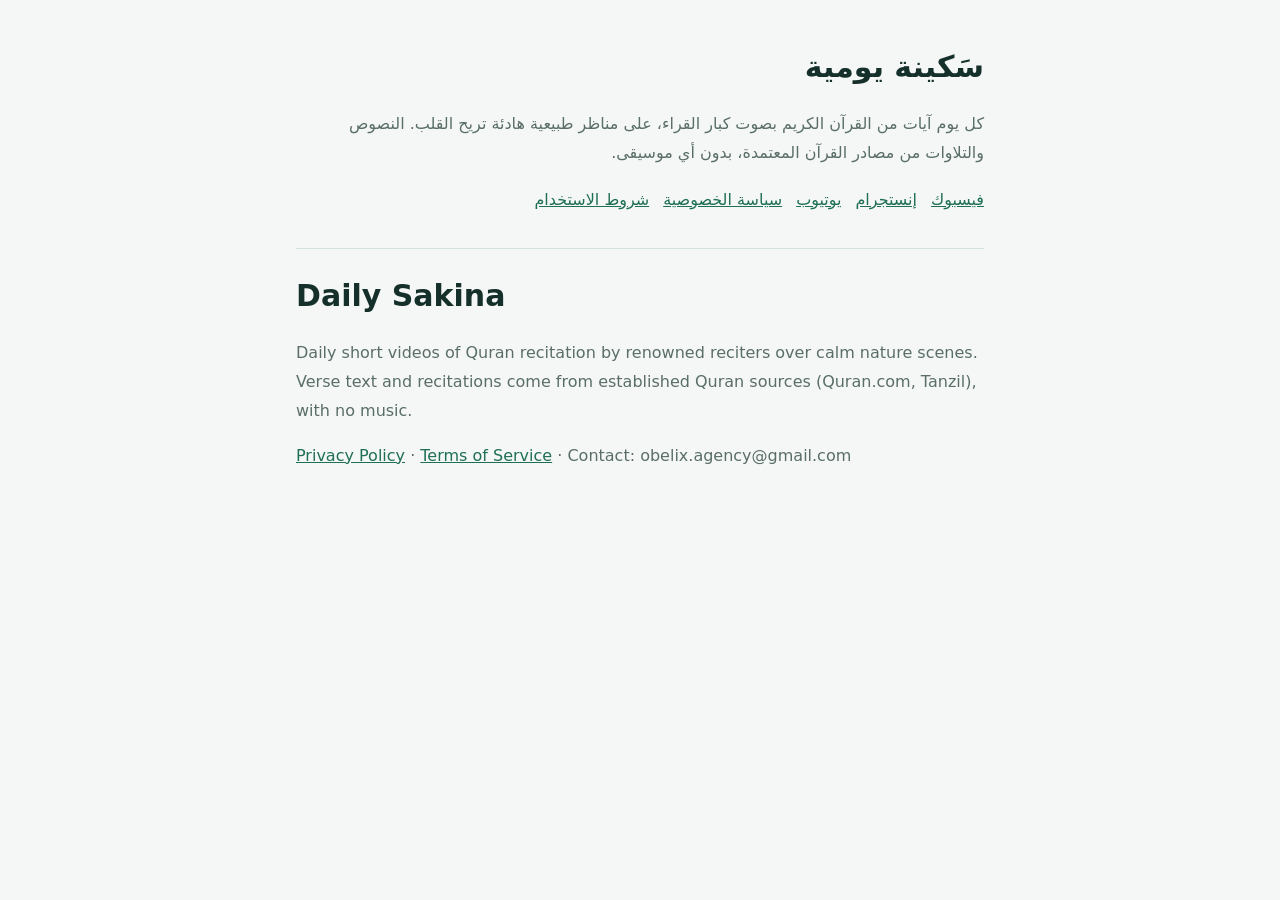
<file: index.html>
<!doctype html>
<html lang="ar" dir="rtl"><head><meta charset="utf-8"><meta name="viewport" content="width=device-width,initial-scale=1">
<title>سَكينة يومية | Daily Sakina</title><meta name="description" content="آيات من القرآن الكريم بأصوات كبار القراء على مناظر طبيعية هادئة">
<link rel="stylesheet" href="style.css"></head><body><main>
<h1>سَكينة يومية</h1>
<p>كل يوم آيات من القرآن الكريم بصوت كبار القراء، على مناظر طبيعية هادئة تريح القلب. النصوص والتلاوات من مصادر القرآن المعتمدة، بدون أي موسيقى.</p>
<nav>
<a href="https://www.facebook.com/DAILY.SAKINA/">فيسبوك</a>
<a href="https://www.instagram.com/daily.sakina1/">إنستجرام</a>
<a href="https://www.youtube.com/@Daily.Sakina">يوتيوب</a>
<a href="privacy.html">سياسة الخصوصية</a>
<a href="terms.html">شروط الاستخدام</a>
</nav>
<div class="en"><h1>Daily Sakina</h1>
<p>Daily short videos of Quran recitation by renowned reciters over calm nature scenes. Verse text and recitations come from established Quran sources (Quran.com, Tanzil), with no music.</p>
<p><a href="privacy.html">Privacy Policy</a> · <a href="terms.html">Terms of Service</a> · Contact: obelix.agency@gmail.com</p></div>
</main></body></html>
</file>
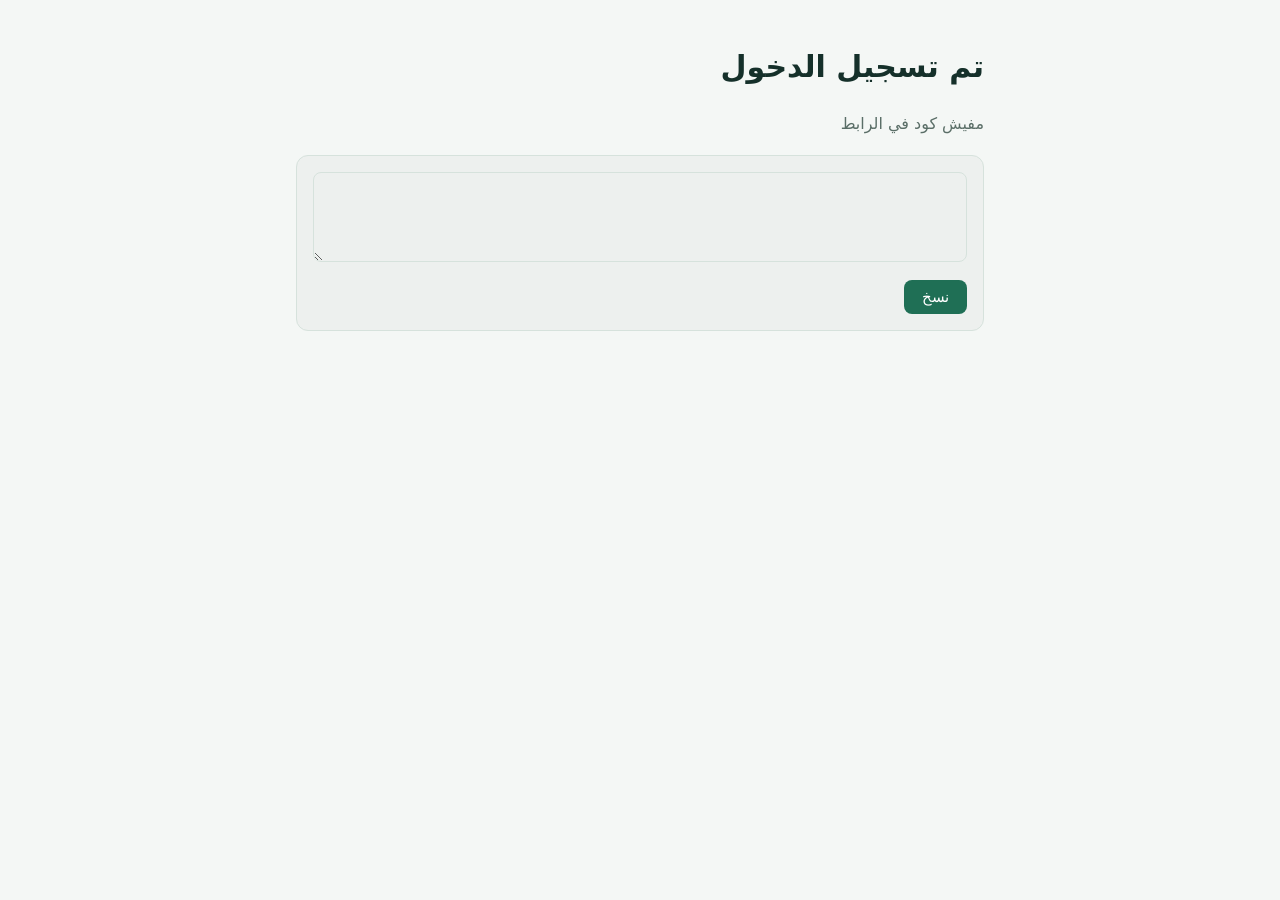
<file: callback.html>
<!doctype html>
<html lang="ar" dir="rtl"><head><meta charset="utf-8"><meta name="viewport" content="width=device-width,initial-scale=1">
<meta name="robots" content="noindex"><title>تسجيل الدخول | Daily Sakina</title><link rel="stylesheet" href="style.css"></head><body><main>
<h1>تم تسجيل الدخول</h1>
<p id="msg">انسخ الكود ده وارجع للإعداد.</p>
<div class="box"><textarea id="code" readonly></textarea><button id="copy" type="button">نسخ</button></div>
<script>
var q=new URLSearchParams(location.search);var c=q.get('code');var e=q.get('error_description')||q.get('error');
var t=document.getElementById('code');
if(c){t.value=c;}else{document.getElementById('msg').textContent='مفيش كود في الرابط'+(e?(': '+e):'');}
document.getElementById('copy').onclick=function(){t.select();try{navigator.clipboard.writeText(t.value);this.textContent='اتنسخ ✓';}catch(x){}};
</script>
</main></body></html>
</file>
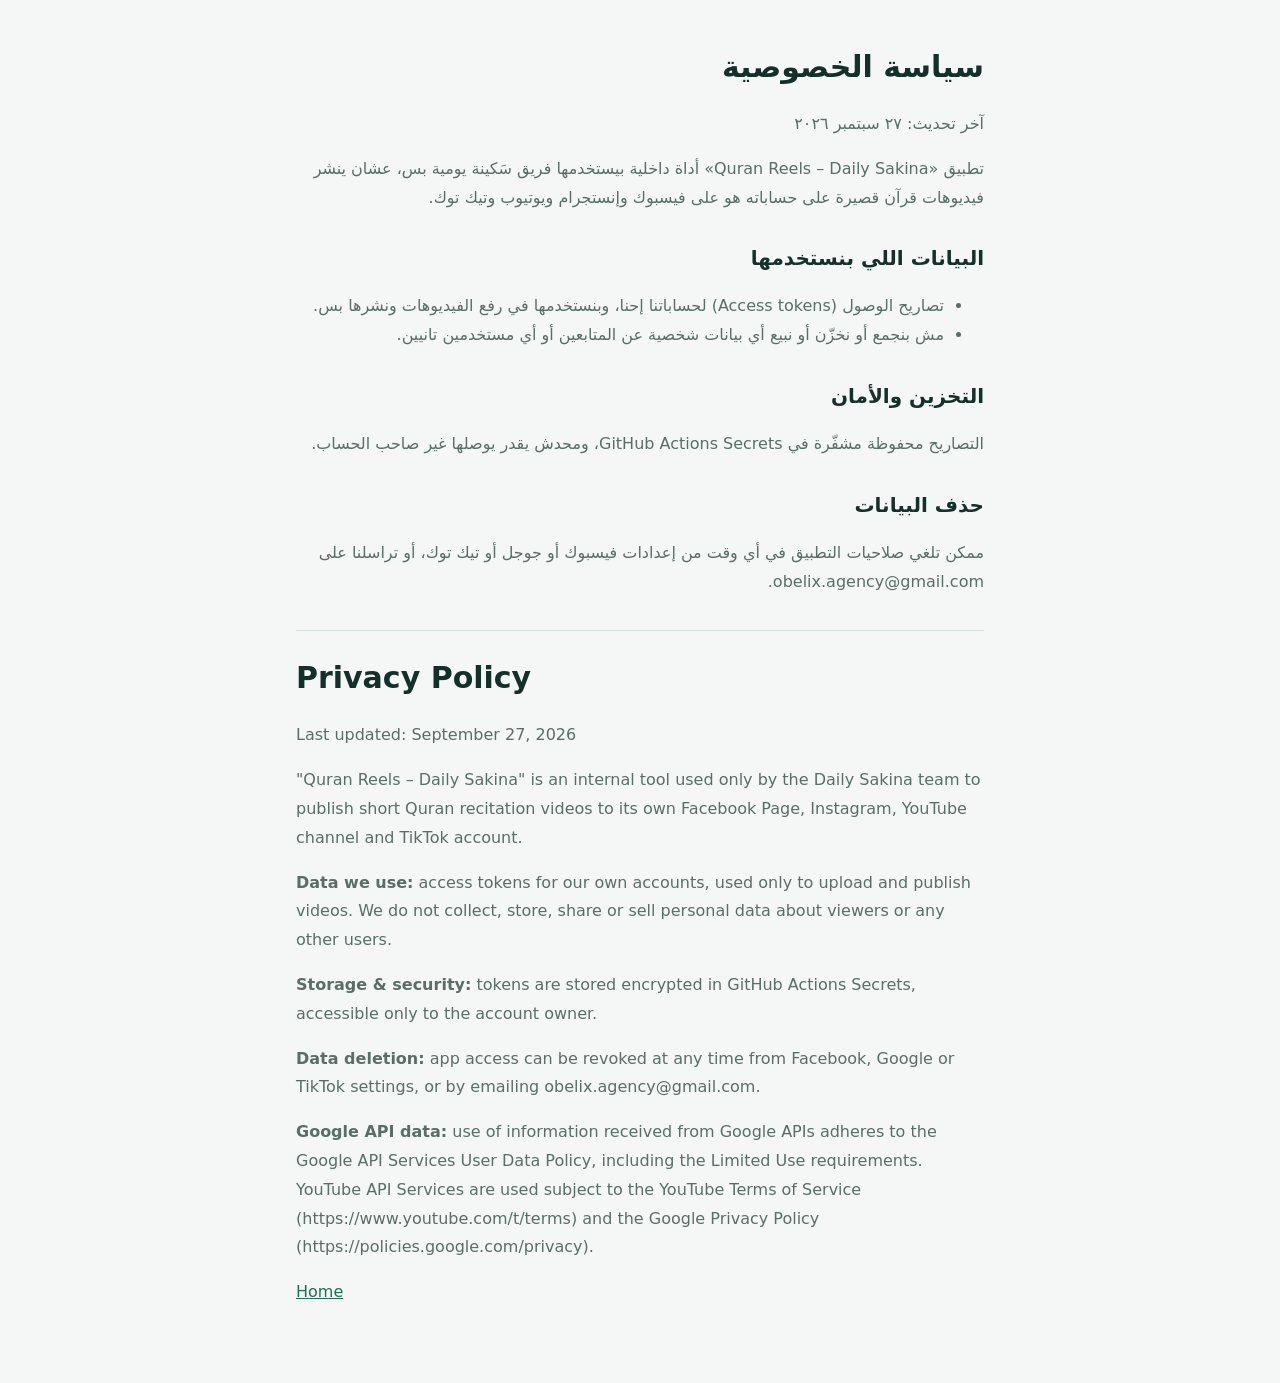
<file: privacy.html>
<!doctype html>
<html lang="ar" dir="rtl"><head><meta charset="utf-8"><meta name="viewport" content="width=device-width,initial-scale=1">
<title>سياسة الخصوصية | Daily Sakina</title><link rel="stylesheet" href="style.css"></head><body><main>
<h1>سياسة الخصوصية</h1>
<p>آخر تحديث: ٢٧ سبتمبر ٢٠٢٦</p>
<p>تطبيق «Quran Reels – Daily Sakina» أداة داخلية بيستخدمها فريق سَكينة يومية بس، عشان ينشر فيديوهات قرآن قصيرة على حساباته هو على فيسبوك وإنستجرام ويوتيوب وتيك توك.</p>
<h2>البيانات اللي بنستخدمها</h2>
<ul><li>تصاريح الوصول (Access tokens) لحساباتنا إحنا، وبنستخدمها في رفع الفيديوهات ونشرها بس.</li>
<li>مش بنجمع أو نخزّن أو نبيع أي بيانات شخصية عن المتابعين أو أي مستخدمين تانيين.</li></ul>
<h2>التخزين والأمان</h2>
<p>التصاريح محفوظة مشفّرة في GitHub Actions Secrets، ومحدش يقدر يوصلها غير صاحب الحساب.</p>
<h2>حذف البيانات</h2>
<p>ممكن تلغي صلاحيات التطبيق في أي وقت من إعدادات فيسبوك أو جوجل أو تيك توك، أو تراسلنا على obelix.agency@gmail.com.</p>
<div class="en"><h1>Privacy Policy</h1>
<p>Last updated: September 27, 2026</p>
<p>"Quran Reels – Daily Sakina" is an internal tool used only by the Daily Sakina team to publish short Quran recitation videos to its own Facebook Page, Instagram, YouTube channel and TikTok account.</p>
<p><b>Data we use:</b> access tokens for our own accounts, used only to upload and publish videos. We do not collect, store, share or sell personal data about viewers or any other users.</p>
<p><b>Storage &amp; security:</b> tokens are stored encrypted in GitHub Actions Secrets, accessible only to the account owner.</p>
<p><b>Data deletion:</b> app access can be revoked at any time from Facebook, Google or TikTok settings, or by emailing obelix.agency@gmail.com.</p>
<p><b>Google API data:</b> use of information received from Google APIs adheres to the Google API Services User Data Policy, including the Limited Use requirements. YouTube API Services are used subject to the YouTube Terms of Service (https://www.youtube.com/t/terms) and the Google Privacy Policy (https://policies.google.com/privacy).</p>
<p><a href="index.html">Home</a></p></div>
</main></body></html>
</file>
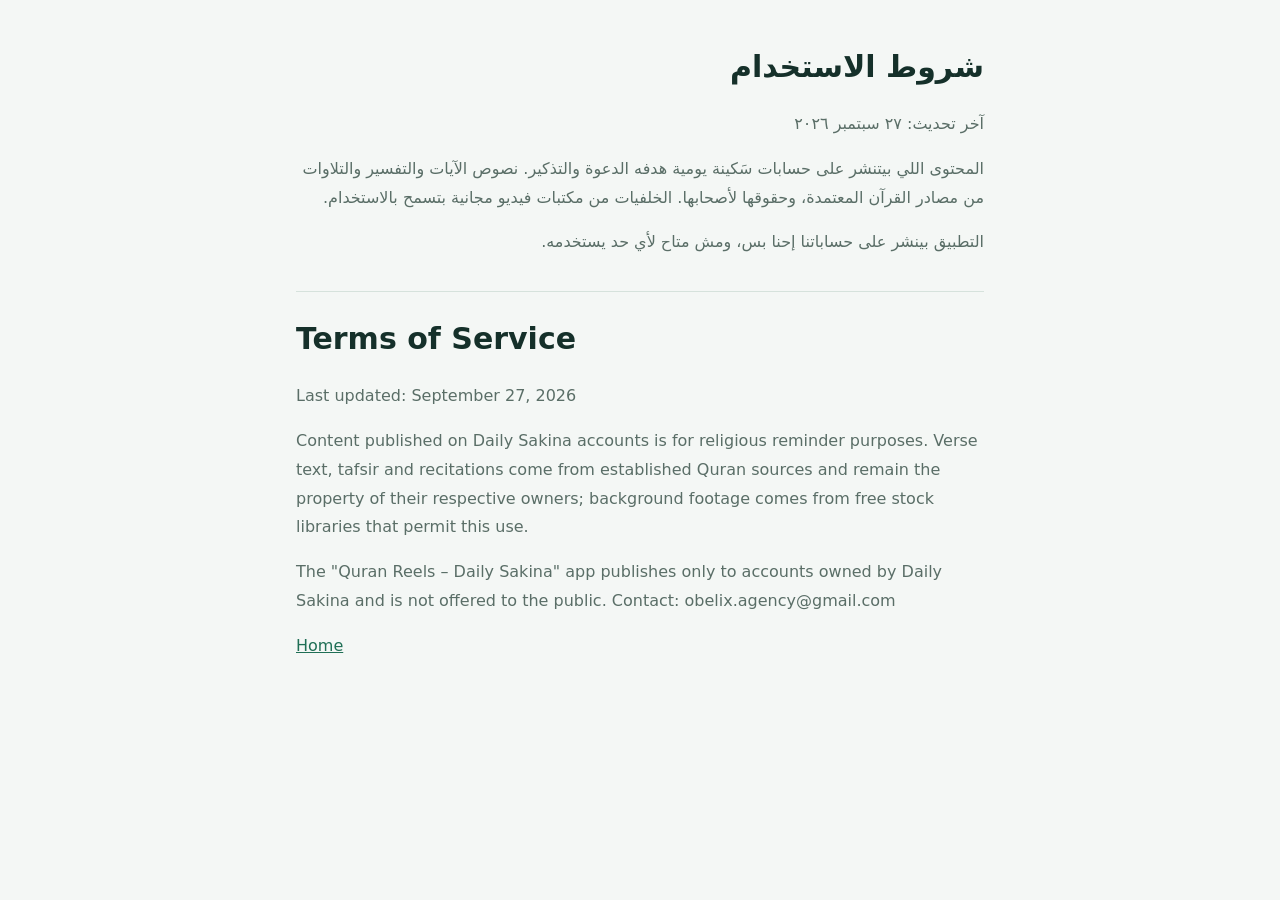
<file: terms.html>
<!doctype html>
<html lang="ar" dir="rtl"><head><meta charset="utf-8"><meta name="viewport" content="width=device-width,initial-scale=1">
<title>شروط الاستخدام | Daily Sakina</title><link rel="stylesheet" href="style.css"></head><body><main>
<h1>شروط الاستخدام</h1>
<p>آخر تحديث: ٢٧ سبتمبر ٢٠٢٦</p>
<p>المحتوى اللي بيتنشر على حسابات سَكينة يومية هدفه الدعوة والتذكير. نصوص الآيات والتفسير والتلاوات من مصادر القرآن المعتمدة، وحقوقها لأصحابها. الخلفيات من مكتبات فيديو مجانية بتسمح بالاستخدام.</p>
<p>التطبيق بينشر على حساباتنا إحنا بس، ومش متاح لأي حد يستخدمه.</p>
<div class="en"><h1>Terms of Service</h1>
<p>Last updated: September 27, 2026</p>
<p>Content published on Daily Sakina accounts is for religious reminder purposes. Verse text, tafsir and recitations come from established Quran sources and remain the property of their respective owners; background footage comes from free stock libraries that permit this use.</p>
<p>The "Quran Reels – Daily Sakina" app publishes only to accounts owned by Daily Sakina and is not offered to the public. Contact: obelix.agency@gmail.com</p>
<p><a href="index.html">Home</a></p></div>
</main></body></html>
</file>
<file: style.css>
:root{--bg:#f4f7f5;--ink:#15302a;--muted:#5a6e67;--accent:#1f6f55;--line:#d6e2dc}
@media (prefers-color-scheme:dark){:root{--bg:#0f1a17;--ink:#e3eee9;--muted:#9fb4ab;--accent:#62c39c;--line:#27403a}}
*{box-sizing:border-box}body{margin:0;background:var(--bg);color:var(--ink);font:16px/1.8 "Segoe UI",Tahoma,system-ui,sans-serif}
main{max-width:720px;margin:0 auto;padding:40px 16px 60px}h1{font-size:30px;margin:0 0 6px}h2{font-size:20px;margin:28px 0 6px}
p,li{color:var(--muted)}a{color:var(--accent)}nav{display:flex;flex-wrap:wrap;gap:14px;margin:18px 0 26px}
.en{direction:ltr;text-align:left;border-top:1px solid var(--line);margin-top:34px;padding-top:20px}
.box{border:1px solid var(--line);border-radius:12px;padding:16px;background:rgba(127,127,127,.06)}
code,textarea{font:14px ui-monospace,Menlo,monospace}textarea{width:100%;height:90px;padding:10px;border-radius:8px;border:1px solid var(--line);background:transparent;color:var(--ink)}
button{margin-top:8px;padding:8px 18px;border:0;border-radius:8px;background:var(--accent);color:#fff;font-size:15px;cursor:pointer}
</file>
